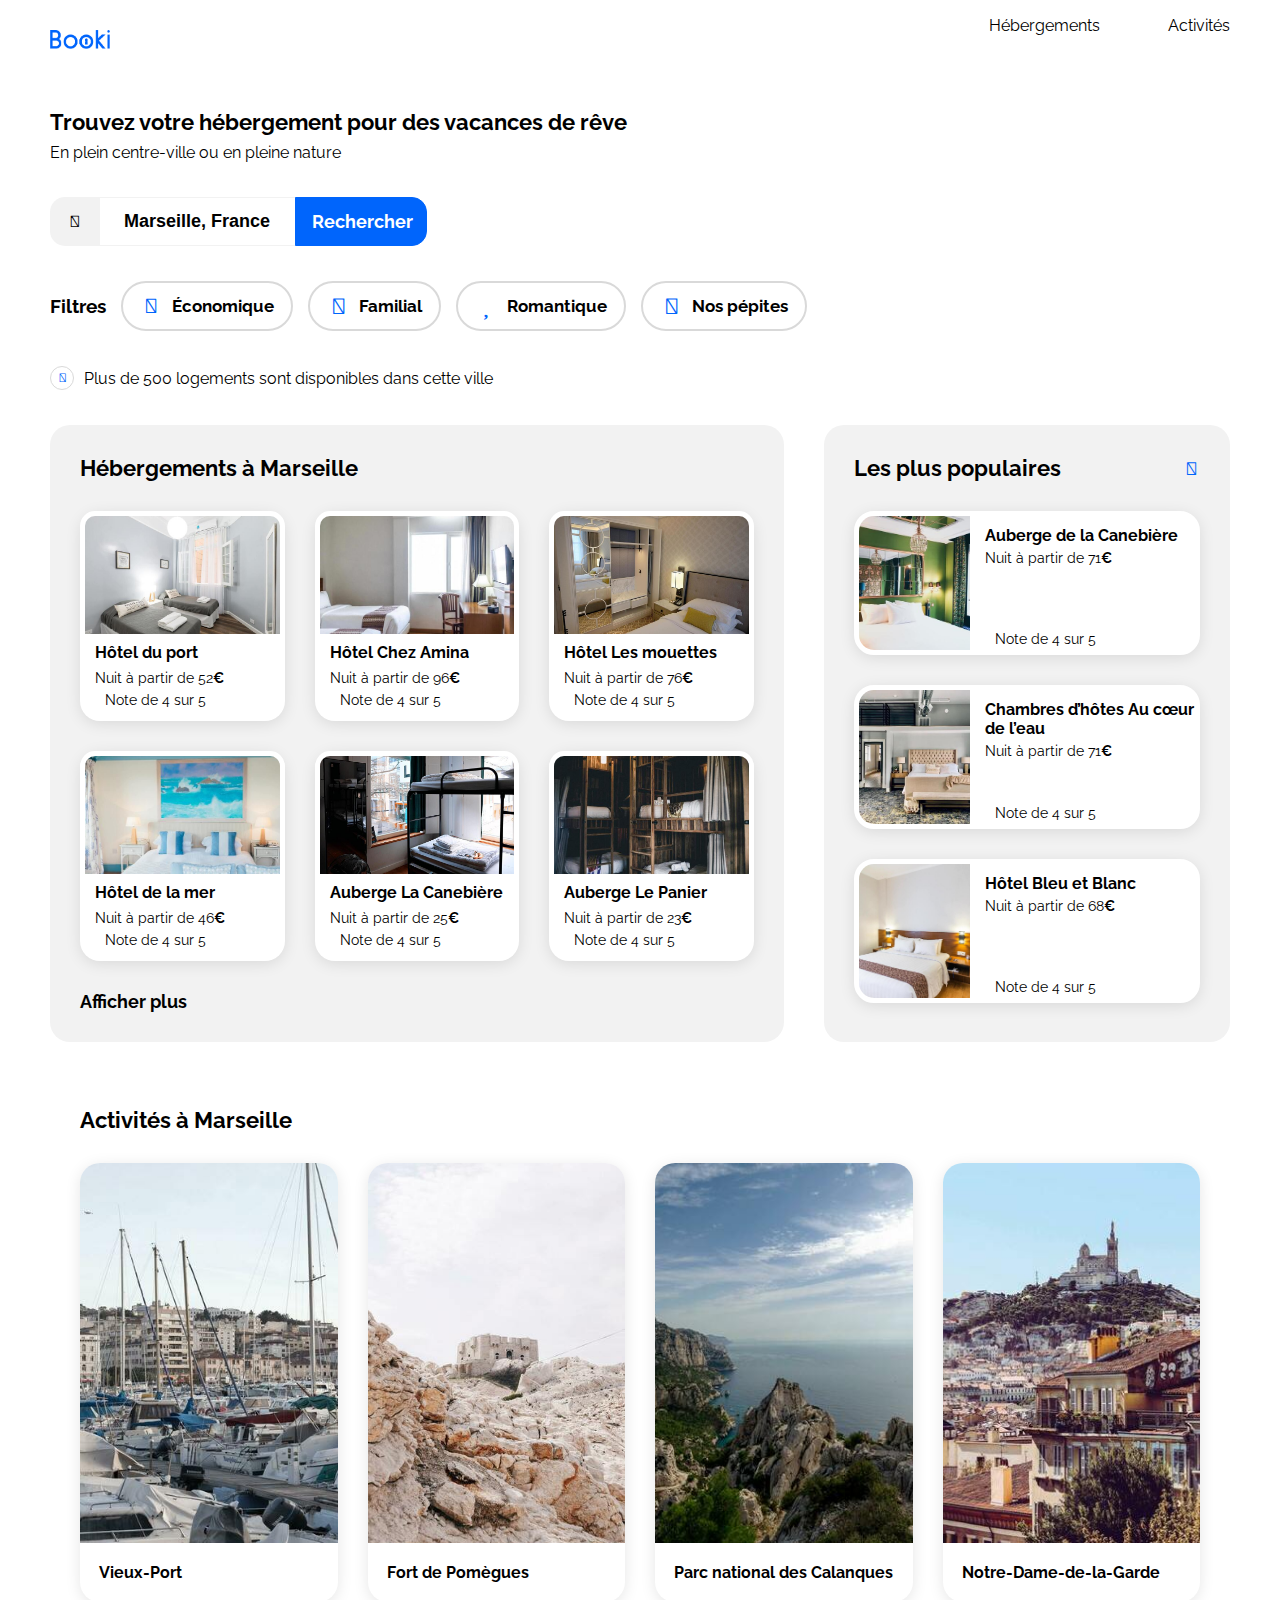
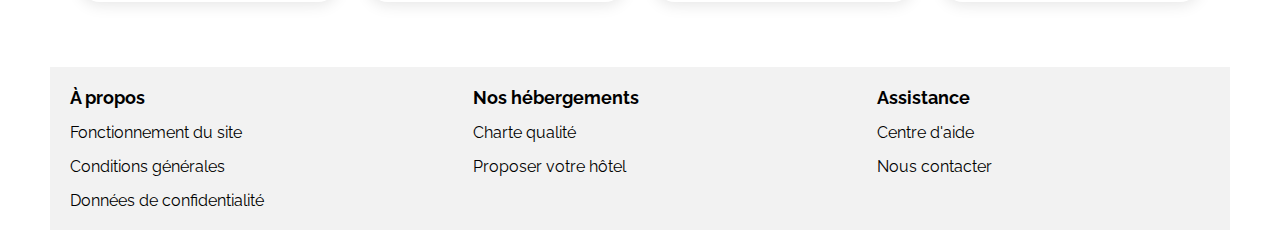
<file: index.html>
<!DOCTYPE html>
<html lang="fr">

<head>
  <meta charset="UTF-8">
  <meta name="viewport" content="width=device-width, initial-scale=1.0">
  <title>Booki</title>
  <link rel="preconnect" href="https://fonts.googleapis.com">
  <link rel="preconnect" href="https://fonts.gstatic.com" crossorigin>
  <link href="https://fonts.googleapis.com/css2?family=Raleway:wght@400;500;700&display=swap" rel="stylesheet">
  <link rel="stylesheet" href="https://cdnjs.cloudflare.com/ajax/libs/font-awesome/6.2.1/css/all.min.css"
    integrity="sha512-MV7K8+y+gLIBoVD59lQIYicR65iaqukzvf/nwasF0nqhPay5w/9lJmVM2hMDcnK1OnMGCdVK+iQrJ7lzPJQd1w=="
    crossorigin="anonymous" referrerpolicy="no-referrer">
  <link rel="stylesheet" href="./css/style.css">
</head>

<body>
  <div class="main-container">
    <header class="top-bar">
      <a href="#"><img src="images/logo/Booki.png" height="19" alt="logo de Booki"></a>

      <nav>
        <ul>
          <li><a href="#hebergements">Hébergements</a></li>
          <li><a href="#activities">Activités</a></li>
        </ul>
      </nav>
    </header>

    <main>

      <!-- Search group -->
      <div class="search-group">
        <header class="headline">
          <h1>Trouvez votre hébergement pour des vacances de rêve</h1>
          <p>En plein centre-ville ou en pleine nature</p>
        </header>

        <div class="search-bar">
          <form action="#" method="get">
            <input class="search-input" type="text" name="recherche" placeholder="Ville, Pays"
              value="Marseille, France">
            <button class="search-button icons" type="submit" value="Rechercher">
              Rechercher
            </button>
          </form>
        </div>
        <!-- Filters -->
        <div class="search-filters">
          <h3>Filtres</h3>

          <button id="filter-cheap" class="filters-buttons icons">
            Économique
          </button>
          <button id="filter-family" class="filters-buttons icons">
            Familial
          </button>
          <button id="filter-romantic" class="filters-buttons icons">
            Romantique
          </button>
          <button id="filter-favorites" class="filters-buttons icons">
            Nos pépites
          </button>
        </div>

        <div class="infobar">
          <p>Plus de 500 logements sont disponibles dans cette ville</p>
        </div>
      </div>

      <!-- Hébergements & Polpulaire sections -->

      <div class="hebergements-and-populaires">
        <section id="hebergements" class="hebergements">
          <h2 class="section-title">Hébergements à Marseille</h2>
          <!-- Cartes -->
          <div class="hebergements-grid-wrapper">
            <article class="hebergements-cards card">
              <img src="images/hebergements/fred-kleber.jpg" alt="Chambre 2 lits de l'Hôtel du Port">
              <h3 class="card-title"><a href="#">Hôtel du port</a></h3>

              <p>Nuit à partir de 52<span class="euro">€</span></p>

              <div class="card-rating">
                <i class="fa-xs fa-solid fa-star" aria-hidden="true"></i>
                <i class="fa-xs fa-solid fa-star" aria-hidden="true"></i>
                <i class="fa-xs fa-solid fa-star" aria-hidden="true"></i>
                <i class="fa-xs fa-solid fa-star" aria-hidden="true"></i>
                <i class="fa-xs fa-solid fa-star neutral-star" aria-hidden="true"></i>

                <span class="sr-only">Note de 4 sur 5</span>
              </div>
            </article>

            <article class="hebergements-cards card">
              <img src="images/hebergements/febrian-zakaria.jpg"
                alt="Chambre d'hôtel avec 2 lits de l'hôtel Chez Amina">
              <h3 class="card-title"><a href="#">Hôtel Chez Amina</a></h3>

              <p>Nuit à partir de 96<span class="euro">€</span></p>

              <div class="card-rating">
                <i class="fa-xs fa-solid fa-star" aria-hidden="true"></i>
                <i class="fa-xs fa-solid fa-star" aria-hidden="true"></i>
                <i class="fa-xs fa-solid fa-star" aria-hidden="true"></i>
                <i class="fa-xs fa-solid fa-star" aria-hidden="true"></i>
                <i class="fa-xs fa-solid fa-star neutral-star" aria-hidden="true"></i>

                <span class="sr-only">Note de 4 sur 5</span>
              </div>
            </article>

            <article class="hebergements-cards card">
              <img src="images/hebergements/reisetopia.jpg"
                alt="Chambre d'hôtel Les mouettes avec un lit double et un dressing">
              <h3 class="card-title"><a href="#">Hôtel Les mouettes</a></h3>

              <p>Nuit à partir de 76<span class="euro">€</span></p>

              <div class="card-rating">
                <i class="fa-xs fa-solid fa-star" aria-hidden="true"></i>
                <i class="fa-xs fa-solid fa-star" aria-hidden="true"></i>
                <i class="fa-xs fa-solid fa-star" aria-hidden="true"></i>
                <i class="fa-xs fa-solid fa-star" aria-hidden="true"></i>
                <i class="fa-xs fa-solid fa-star neutral-star" aria-hidden="true"></i>

                <span class="sr-only">Note de 4 sur 5</span>
              </div>
            </article>

            <article class="hebergements-cards card">
              <img src="images/hebergements/annie-spratt.jpg" alt="Chambre de l'hôtel de la mer avec lit double">
              <h3 class="card-title"><a href="#">Hôtel de la mer</a></h3>

              <p>Nuit à partir de 46<span class="euro">€</span></p>

              <div class="card-rating">
                <i class="fa-xs fa-solid fa-star" aria-hidden="true"></i>
                <i class="fa-xs fa-solid fa-star" aria-hidden="true"></i>
                <i class="fa-xs fa-solid fa-star" aria-hidden="true"></i>
                <i class="fa-xs fa-solid fa-star" aria-hidden="true"></i>
                <i class="fa-xs fa-solid fa-star neutral-star" aria-hidden="true"></i>

                <span class="sr-only">Note de 4 sur 5</span>
              </div>
            </article>

            <article class="hebergements-cards card">
              <img src="images/hebergements/marcus-loke.jpg"
                alt="Chambre de l'Auberge La Canebière avec un lit simple superposé">
              <h3 class="card-title"><a href="#">Auberge La Canebière</a></h3>

              <p>Nuit à partir de 25<span class="euro">€</span></p>

              <div class="card-rating">
                <i class="fa-xs fa-solid fa-star" aria-hidden="true"></i>
                <i class="fa-xs fa-solid fa-star" aria-hidden="true"></i>
                <i class="fa-xs fa-solid fa-star" aria-hidden="true"></i>
                <i class="fa-xs fa-solid fa-star" aria-hidden="true"></i>
                <i class="fa-xs fa-solid fa-star neutral-star" aria-hidden="true"></i>

                <span class="sr-only">Note de 4 sur 5</span>
              </div>
            </article>

            <article class="hebergements-cards card">
              <img src="images/hebergements/nicate-lee.jpg"
                alt="Chambre de l'Auberge Le Panier avec 2 lits simple superposés">
              <h3 class="card-title"><a href="#">Auberge Le Panier</a></h3>

              <p>Nuit à partir de 23<span class="euro">€</span></p>

              <div class="card-rating">
                <i class="fa-xs fa-solid fa-star" aria-hidden="true"></i>
                <i class="fa-xs fa-solid fa-star" aria-hidden="true"></i>
                <i class="fa-xs fa-solid fa-star" aria-hidden="true"></i>
                <i class="fa-xs fa-solid fa-star" aria-hidden="true"></i>
                <i class="fa-xs fa-solid fa-star neutral-star" aria-hidden="true"></i>

                <span class="sr-only">Note de 4 sur 5</span>
              </div>
            </article>
          </div>
          <div class="show-more">
            <p><a href="#">Afficher plus</a></p>
          </div>
        </section>

        <section class="populaires">
          <h2 class="section-title icons">Les plus populaires</h2>

          <article class="card">
            <img src="images/hebergements/emile-guillemot.jpg"
              alt="Chambre de l'Auberge La Canebière avec un lit simple superposé">
            <div class="populaires-content">
              <h3 class="card-title">
                <a href="#">Auberge de la Canebière</a>
              </h3>

              <p>Nuit à partir de 71<span class="euro">€</span></p>

              <div class="card-rating">
                <i class="fa-xs fa-solid fa-star" aria-hidden="true"></i>
                <i class="fa-xs fa-solid fa-star" aria-hidden="true"></i>
                <i class="fa-xs fa-solid fa-star" aria-hidden="true"></i>
                <i class="fa-xs fa-solid fa-star" aria-hidden="true"></i>
                <i class="fa-xs fa-solid fa-star neutral-star" aria-hidden="true"></i>

                <span class="sr-only">Note de 4 sur 5</span>
              </div>
            </div>
          </article>

          <article class="card">
            <img src="images/hebergements/aw-creative.jpg"
              alt="Chambres d’hôtes Au cœur de l’eau avec lit double et mezzanine">
            <div class="populaires-content">
              <h3 class="card-title">
                <a href="#">Chambres d’hôtes Au cœur de l’eau</a>
              </h3>

              <p>Nuit à partir de 71<span class="euro">€</span></p>

              <div class="card-rating">
                <i class="fa-xs fa-solid fa-star" aria-hidden="true"></i>
                <i class="fa-xs fa-solid fa-star" aria-hidden="true"></i>
                <i class="fa-xs fa-solid fa-star" aria-hidden="true"></i>
                <i class="fa-xs fa-solid fa-star" aria-hidden="true"></i>
                <i class="fa-xs fa-solid fa-star neutral-star" aria-hidden="true"></i>

                <span class="sr-only">Note de 4 sur 5</span>
              </div>
            </div>
          </article>

          <article class="card">
            <img src="images/hebergements/febrian-zakaria2.jpg" alt="Chambre de l'Hôtel Bleu et Blanc avec lit double">
            <div class="populaires-content">
              <h3 class="card-title">
                <a href="#">Hôtel Bleu et Blanc</a>
              </h3>

              <p>Nuit à partir de 68<span class="euro">€</span></p>

              <div class="card-rating">
                <i class="fa-xs fa-solid fa-star" aria-hidden="true"></i>
                <i class="fa-xs fa-solid fa-star" aria-hidden="true"></i>
                <i class="fa-xs fa-solid fa-star" aria-hidden="true"></i>
                <i class="fa-xs fa-solid fa-star" aria-hidden="true"></i>
                <i class="fa-xs fa-solid fa-star neutral-star" aria-hidden="true"></i>

                <span class="sr-only">Note de 4 sur 5</span>
              </div>
            </div>
          </article>
        </section>
      </div>


      <!-- Activities -->


      <section id="activities" class="activities">
        <h2 class="section-title">Activités à Marseille</h2>
        <ul class="activities-cards">
          <li class="activities-card">
            <img src="images/activites/reno-laithienne.jpg" alt="Photographie du Vieux-Port">
            <h3>
              <a href="#">Vieux-Port</a>
            </h3>
          </li>

          <li class="activities-card">
            <img src="images/activites/paul-hermann.jpg" alt="Photographie du Fort de Pomègues">
            <h3>
              <a href="#">Fort de Pomègues</a>
            </h3>
          </li>

          <li class="activities-card">
            <img src="images/activites/kilyan-sockalingum.jpg" alt="Photographie du Parc national des Calanques">
            <h3>
              <a href="#">Parc national des Calanques</a>
            </h3>
          </li>

          <li class="activities-card">
            <img src="images/activites/florian-wehde.jpg" alt="Photographie de Notre-Dame-de-la-Garde">
            <h3>
              <a href="#">Notre-Dame-de-la-Garde</a>
            </h3>
          </li>
        </ul>
      </section>
    </main>

    <!-- Footer -->

    <footer>
      <nav>
        <ul>
          <li>
            <h3>À propos</h3>
            <ul>
              <li><a href="#">Fonctionnement du site</a></li>
              <li><a href="#">Conditions générales</a></li>
              <li><a href="#">Données de confidentialité</a></li>
            </ul>
          </li>

          <li>
            <h3>Nos hébergements</h3>
            <ul>
              <li><a href="#">Charte qualité</a></li>
              <li><a href="#">Proposer votre hôtel</a></li>
            </ul>
          </li>

          <li>
            <h3>Assistance</h3>
            <ul>
              <li><a href="#">Centre d'aide</a></li>
              <li><a href="#">Nous contacter</a></li>
            </ul>
          </li>
        </ul>
      </nav>
    </footer>
  </div>
</body>

</html>
</file>
<file: css/style.css>
/* ***** General ********** */
* {
  margin: 0;
  box-sizing: border-box;
}

:root {
  --main-color: #0065fc;
  --main-bg-color: #f2f2f2;
  --filter-bg-color: #deebff;
}

.fa-solid {
  color: var(--main-color);
}

body {
  margin: 0;
  font-size: 1rem;
  font-family: "Raleway", sans-serif;
  display: flex;
  justify-content: center;
}

.main-container {
  width: 100%;
  max-width: 1440px;
  padding: 0 50px;
}

a {
  text-decoration: none;
  color: black;
}

a:hover {
  color: var(--main-color);
}

/* --------------------------- Font Aweseome Icons -------------------------- */
.icon::before {
  display: inline-block;
  text-rendering: auto;
  -webkit-font-smoothing: antialiased;
}

/* -------------------------------------------------------------------------- */
/*                                   TOP BAR                                  */
/* -------------------------------------------------------------------------- */
.top-bar {
  display: flex;
  padding-right: 0px;
  justify-content: space-between;
  margin-bottom: 30px;
}

.top-bar > a {
  padding: 30px 50px 30px 0;
  display: flex;
}

.top-bar ul {
  display: flex;
  align-items: center;
  gap: 68px;
  list-style: none;
}

.top-bar nav a {
  display: block;
  padding-top: 14px;
  border-top: 2px transparent solid;
}

.top-bar nav a:hover {
  color: var(--main-color);
  border-top: 2px var(--main-color) solid;
  transition: 300ms;
}
/* -------------------------------------------------------------------------- */
/*                                SEARCH GROUP                                */
/* -------------------------------------------------------------------------- */

/* ----------------------------- Headline & Gap ---------------------------- */
.headline h1 {
  font-size: 1.375rem;
  font-weight: 700;
  margin-bottom: 8px;
}

.search-group {
  display: flex;
  flex-direction: column;
  gap: 35px;
}
/* ------------------------------- Search form ------------------------------ */
.search-bar {
  height: 49px;
  width: 377px;
}

.search-bar form {
  display: flex;
}

.search-bar form::before {
  display: flex;
  font: var(--fa-font-solid);
  content: "\f3c5";
  justify-content: center;
  align-items: center;
  background-color: #f2f2f2;
  border-radius: 15px 0 0 15px;
  width: 50px;
  flex-shrink: 0;
}

.search-bar form :focus-visible {
  outline: none;
}

.search-input {
  font-size: 1.125rem;
  font-weight: 700;
  padding: 0 24px;
  height: 49px;
  border: #f2f2f2 solid;
  border-width: 1px 0 1px 0;
  width: 195px;
}

.search-button {
  font-family: "Raleway", sans-serif;
  font-size: 1.125rem;
  font-weight: 700;
  line-height: normal;
  color: white;
  background-color: var(--main-color);
  height: 49px;
  padding: 0 16px;
  border-radius: 0px 15px 15px 0px;
  border: 1px solid var(--Blue, #0065fc);
  width: 132px;
}

/* ----------------------------- Search filters ----------------------------- */
.search-filters {
  display: flex;
  align-items: center;
  gap: 15px;
}

.filters-buttons {
  font-family: "Raleway", sans-serif;
  display: flex;
  background-color: white;
  height: 50px;
  padding: 0px 17px;
  border-radius: 25px;
  border-color: #d9d9d9;
  border-style: solid;
  border-width: 2px;
  font-size: 17px;
  font-weight: 700;
  align-items: center;
  gap: 10px;
  white-space: nowrap;
}
.filters-buttons:hover {
  cursor: pointer;
  background: var(--blue-light, #deebff);
}
.icons::before {
  font: var(--fa-font-solid);
  font-size: 22px;
  color: #0065fc;
  display: flex;
  width: 22px;
  height: 22px;
  justify-content: center;
  align-items: center;
}

#filter-cheap::before {
  content: "\f53a";
  font-size: 20px;
}

#filter-family::before {
  content: "\f183";
}

#filter-romantic::before {
  content: "\f004";
}

#filter-favorites::before {
  content: "\f06d";
}

.infobar p {
  display: flex;
  align-items: center;
  gap: 10px;
  margin-bottom: 35px;
}
.infobar p::before {
  font: var(--fa-font-solid);
  font-size: 12px;
  color: #0065fc;
  content: "\f129";
  display: flex;
  height: 22px;
  border-radius: 999px;
  border: 1px solid #d9d9d9;
  align-items: center;
  justify-content: center;
  flex: 0 0 22px;
}

/* -------------------------------------------------------------------------- */
/*                          Hébergement & Populaires                          */
/* -------------------------------------------------------------------------- */

.section-title {
  font-size: 1.375rem;
}

.hebergements-and-populaires {
  display: flex;
  gap: 40px;
}

.hebergements-and-populaires section {
  background-color: var(--main-bg-color);
  border-radius: 20px;
  padding: 30px;
  display: flex;
  flex-direction: column;
  gap: 30px;
}

.card-title {
  font-size: 1rem;
}
.hebergements-cards h3,
.hebergements-cards p,
.hebergements-cards div {
  padding: 0 15px;
}
.euro {
  font-weight: 700;
}
/* --------------------------- Hébergements Cards --------------------------- */
.card img {
  object-fit: cover;
}

.hebergements {
  flex-grow: 1;
  align-self: start;
}
.hebergements img {
  height: 124px;
  width: 100%;
  border-radius: 15px 15px 0 0;
  border: solid var(--White, #fff);
  border-width: 5px 5px 1px 5px;
}

/* ---------------------------------- General Cards --------------------------------- */
.card {
  display: flex;
  background-color: white;
  border-radius: 20px;
  box-shadow: 0px 3px 15px 0px rgba(0, 0, 0, 0.1);
  position: relative; /* set relative so we can set absolute position to pseudo class a */
}

.hebergements-cards {
  gap: 8px;
  padding-bottom: 15px;
  flex-direction: column;
}

/* Make relative and stretch to whole area */
.card a::after,
.activities-card a::after {
  content: "";
  position: absolute;
  top: 0;
  bottom: 0;
  left: 0;
  width: 100%;
}

.card p {
  font-size: 14px;
}

.card-rating {
  display: flex;
  align-items: center;
  font-size: 14px;
  height: 12px;
  gap: 2px;
  margin-top: auto;
}
.neutral-star {
  color: var(--main-bg-color);
}

/* ---------------------------- Hébergements Grid --------------------------- */
.hebergements-grid-wrapper {
  display: grid;
  gap: 30px;
  grid-template-columns: 1fr 1fr 1fr;
}

.show-more {
  font-size: 1.125rem;
  font-weight: 700;
}
/* ------------------------------- Populaires & Populaires Cards ------------------------------- */
.populaires h2 {
  display: flex;
  flex-direction: row-reverse;
  justify-content: space-between;
  align-items: center;
}
.populaires h2::before {
  content: "\f201";
  display: flex;
  width: 18px;
  height: 18px;
  font-size: 18px;
}

.populaires {
  width: 429px;
}

.populaires .card {
  display: flex;
  border: solid 5px var(--White, #fff);
}

.populaires img {
  height: 134px;
  width: 33%;
  border-radius: 15px 0 0 15px;
}

.populaires-content {
  padding: 10px 0 5px 15px;
  display: flex;
  flex-direction: column;
  gap: 5px;
}

/* ------------------------------- Activities ------------------------------- */
.activities {
  margin: 65px 30px;
}

.activities h2 {
  margin-bottom: 30px;
}

.activities h3 {
  padding: 20px 19px;
  font-size: 1rem;
}

.activities-cards {
  display: flex;
  gap: 30px;
  width: 100%;
  padding: 0;
  list-style: none;
}

.activities-card {
  overflow: hidden;
  border-radius: 20px;
  box-shadow: 0px 3px 15px 0px rgba(0, 0, 0, 0.1);
  position: relative;
  display: flex;
  flex-direction: column;
  flex-basis: 100%;
}

.activities img {
  height: 380px;
  width: 100%;
  object-fit: cover;
}

/* -------------------------------------------------------------------------- */
/*                                   Footer                                   */
/* -------------------------------------------------------------------------- */

footer nav > ul {
  display: flex;
  justify-content: space-between;
  background-color: var(--main-bg-color);
  gap: 30px;
}

footer nav > ul > li {
  flex: 1;
  padding: 20px;
  gap: 15px;
  display: flex;
  flex-direction: column;
}

footer li ul {
  display: contents;
}

footer h3 {
  font-size: 1.125rem;
  font-weight: 700;
}

footer ul {
  list-style: none;
  padding: 0;
}

/* -------------------------------------------------------------------------- */
/*                                  Reponsive                                 */
/* -------------------------------------------------------------------------- */
/* Tablets */
@media (max-width: 1024px) {
  .search-filters,
  .populaires {
    flex-wrap: wrap;
  }
  .search-filters {
    gap: 20px 15px;
  }
  .search-filters h3 {
    flex: 1 1 100%;
  }
  .search-filters button {
    font-size: 16px;
  }

  .hebergements-and-populaires {
    flex-direction: column;
  }
  .hebergements-and-populaires section {
    width: 100%;
  }
  .hebergements-and-populaires .populaires {
    flex-direction: row;
    gap: 20px;
  }

  .populaires h2:first-child {
    width: 100%;
  }
  .populaires article {
    flex: 1 0 0;
  }
  .activities img {
    height: 200px;
  }
}

/* --------------------------- Fix for 769 to 780 --------------------------- */
@media (max-width: 780px) {
  .search-filters button {
    font-size: 0.875rem;
  }
}

/* ----------------------------- Mobile < 768px ----------------------------- */
@media (max-width: 767px) {
  .main-container {
    padding: 0;
  }

  .top-bar {
    flex-direction: column;
    align-items: center;
  }
  .top-bar > a {
    padding: 30px 30px;
  }
  .top-bar nav ul {
    padding: 0;
    gap: 0;
  }

  .top-bar nav,
  .top-bar nav li {
    width: 100%;
  }

  .top-bar nav a {
    display: flex;
    padding-top: 0px;
    padding-bottom: 15px;
    border-top: 0px;
    border-bottom: 2px transparent solid;
    justify-content: center;
  }

  .top-bar nav a:hover {
    border-top: 0px;
    border-bottom: 2px var(--main-color) solid;
  }

  .search-group {
    padding: 0px 20px;
  }

  .search-bar,
  .search-input {
    width: 100%;
  }

  .search-bar {
    position: relative;
  }

  .search-input {
    border-radius: 0 15px 15px 0;
    padding-right: 73px;
  }

  .search-button {
    width: 49px;
    height: 49px;
    border-radius: 15px;
    box-shadow: 0px 4px 4px 0px rgba(0, 0, 0, 0.25);
    flex-shrink: 0;
    font-size: 0;
    padding: 0;
    position: absolute;
    right: 0;
  }

  .search-button::before {
    content: "\f002";
    color: white;
    font-size: 17px;
    display: flex;
    height: 49px;
    width: 49px;
  }

  .search-filters {
    column-gap: 10px;
  }

  .search-filters button {
    width: calc(50% - 5px);
  }

  .hebergements-grid-wrapper {
    grid-template-columns: 1fr;
  }

  .hebergements-and-populaires .populaires,
  .hebergements-grid-wrapper {
    gap: 15px;
  }
  .hebergements-and-populaires section {
    border-radius: 0;
    padding: 30px 20px;
    gap: 15px;
  }
  .hebergements-and-populaires section:nth-child(2) {
    flex-direction: column;
    background-color: white;
    padding: 20px;
  }

  .hebergements-and-populaires {
    flex-flow: column-reverse;
    gap: 15px;
  }

  .hebergements-and-populaires .populaires,
  .hebergements-and-populaires .hebergements {
    flex-direction: column;
  }

  .activities {
    margin: 0;
    padding: 65px 30px;
  }

  .activities-cards {
    flex-direction: column;
    gap: 15px;
  }

  .activities img {
    height: 141px;
  }

  footer nav > ul {
    flex-direction: column;
    gap: 50px;
    padding: 30px;
  }
  footer nav > ul > li {
    padding: 0;
  }
}
</file>
